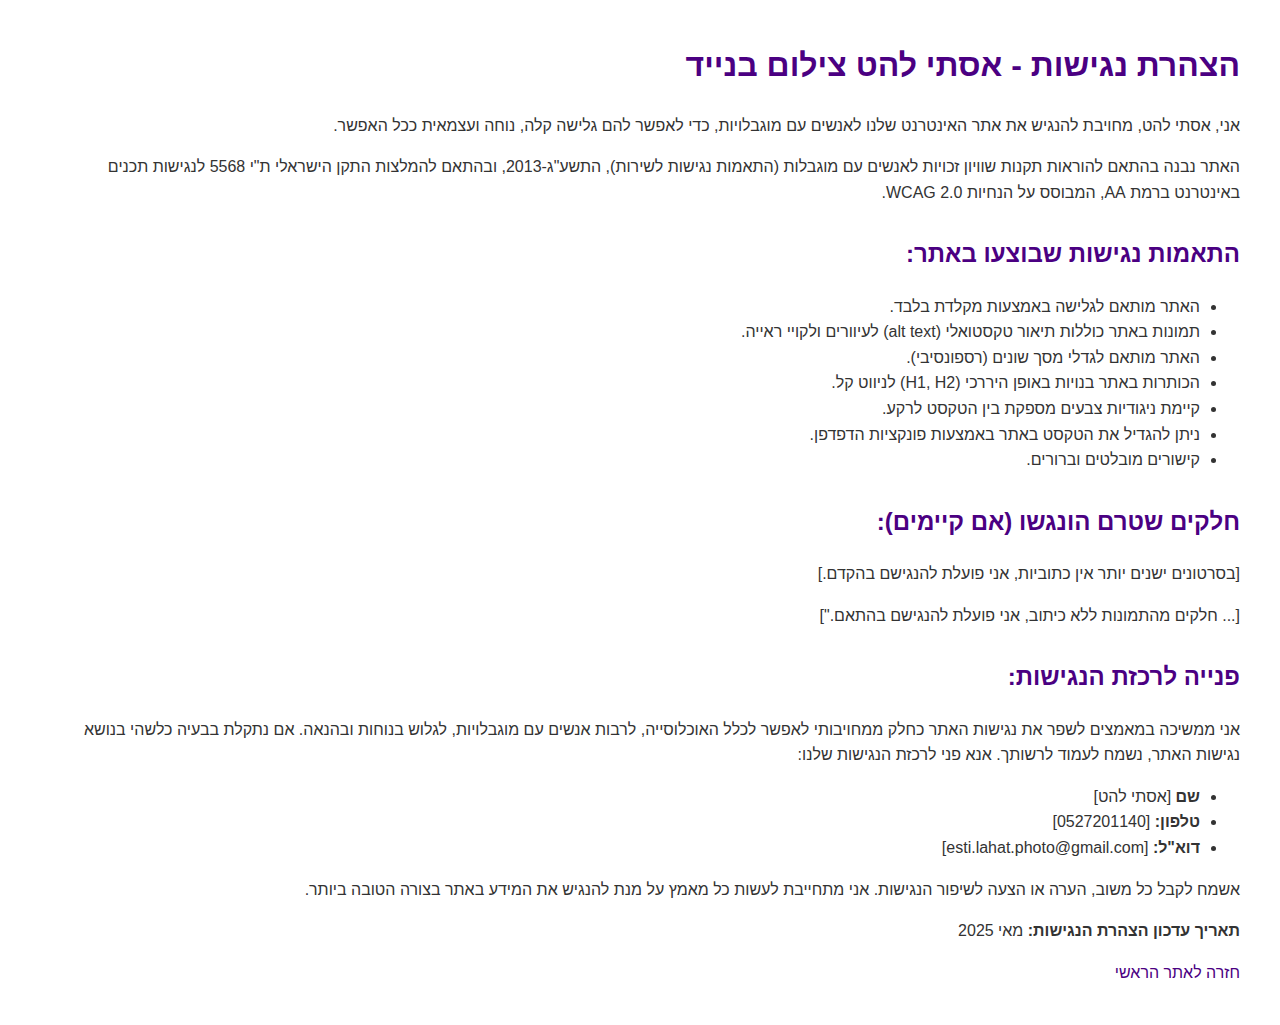
<file: accessibility.html>
<!DOCTYPE html>
<html lang="he">
<head>
    <meta charset="UTF-8">
    <meta name="viewport" content="width=device-width, initial-scale=1.0">
    <title>הצהרת נגישות</title>
    <style>
        body { font-family: Arial, sans-serif; direction: rtl; text-align: right; margin: 40px; line-height: 1.6; color: #333; }
        h1 { color: #4B0082; }
        h2 { color: #4B0082; margin-top: 30px; }
        a { color: #4B0082; text-decoration: none; }
        a:hover { text-decoration: underline; }
    </style>
</head>
<body>
    <h1>הצהרת נגישות - אסתי להט צילום בנייד</h1>

    <p>אני, אסתי להט, מחויבת להנגיש את אתר האינטרנט שלנו לאנשים עם מוגבלויות, כדי לאפשר להם גלישה קלה, נוחה ועצמאית ככל האפשר.</p>
    <p>האתר נבנה בהתאם להוראות תקנות שוויון זכויות לאנשים עם מוגבלות (התאמות נגישות לשירות), התשע"ג-2013, ובהתאם להמלצות התקן הישראלי ת"י 5568 לנגישות תכנים באינטרנט ברמת AA, המבוסס על הנחיות WCAG 2.0.</p>

    <h2>התאמות נגישות שבוצעו באתר:</h2>
    <ul>
        <li>האתר מותאם לגלישה באמצעות מקלדת בלבד.</li>
        <li>תמונות באתר כוללות תיאור טקסטואלי (alt text) לעיוורים ולקויי ראייה.</li>
        <li>האתר מותאם לגדלי מסך שונים (רספונסיבי).</li>
        <li>הכותרות באתר בנויות באופן היררכי (H1, H2) לניווט קל.</li>
        <li>קיימת ניגודיות צבעים מספקת בין הטקסט לרקע.</li>
        <li>ניתן להגדיל את הטקסט באתר באמצעות פונקציות הדפדפן.</li>
        <li>קישורים מובלטים וברורים.</li>
    </ul>

    <h2>חלקים שטרם הונגשו (אם קיימים):</h2>
    <p> [בסרטונים ישנים יותר אין כתוביות, אני פועלת להנגישם בהקדם.]</p>
    <p>[... חלקים מהתמונות ללא כיתוב, אני פועלת להנגישם בהתאם."]</p>

    <h2>פנייה לרכזת הנגישות:</h2>
    <p>אני ממשיכה במאמצים לשפר את נגישות האתר כחלק ממחויבותי לאפשר לכלל האוכלוסייה, לרבות אנשים עם מוגבלויות, לגלוש בנוחות ובהנאה. אם נתקלת בבעיה כלשהי בנושא נגישות האתר, נשמח לעמוד לרשותך. אנא פני לרכזת הנגישות שלנו:</p>
    <ul>
        <li><strong>שם</strong> [אסתי להט]</li>
        <li><strong>טלפון:</strong> [0527201140]</li>
        <li><strong>דוא"ל:</strong> [esti.lahat.photo@gmail.com]</li>
    </ul>

    <p>אשמח לקבל כל משוב, הערה או הצעה לשיפור הנגישות. אני מתחייבת לעשות כל מאמץ על מנת להנגיש את המידע באתר בצורה הטובה ביותר.</p>

    <p><strong>תאריך עדכון הצהרת הנגישות:</strong> מאי 2025</p>

    <p><a href="index.html">חזרה לאתר הראשי</a></p>
</body>
</html>
</file>
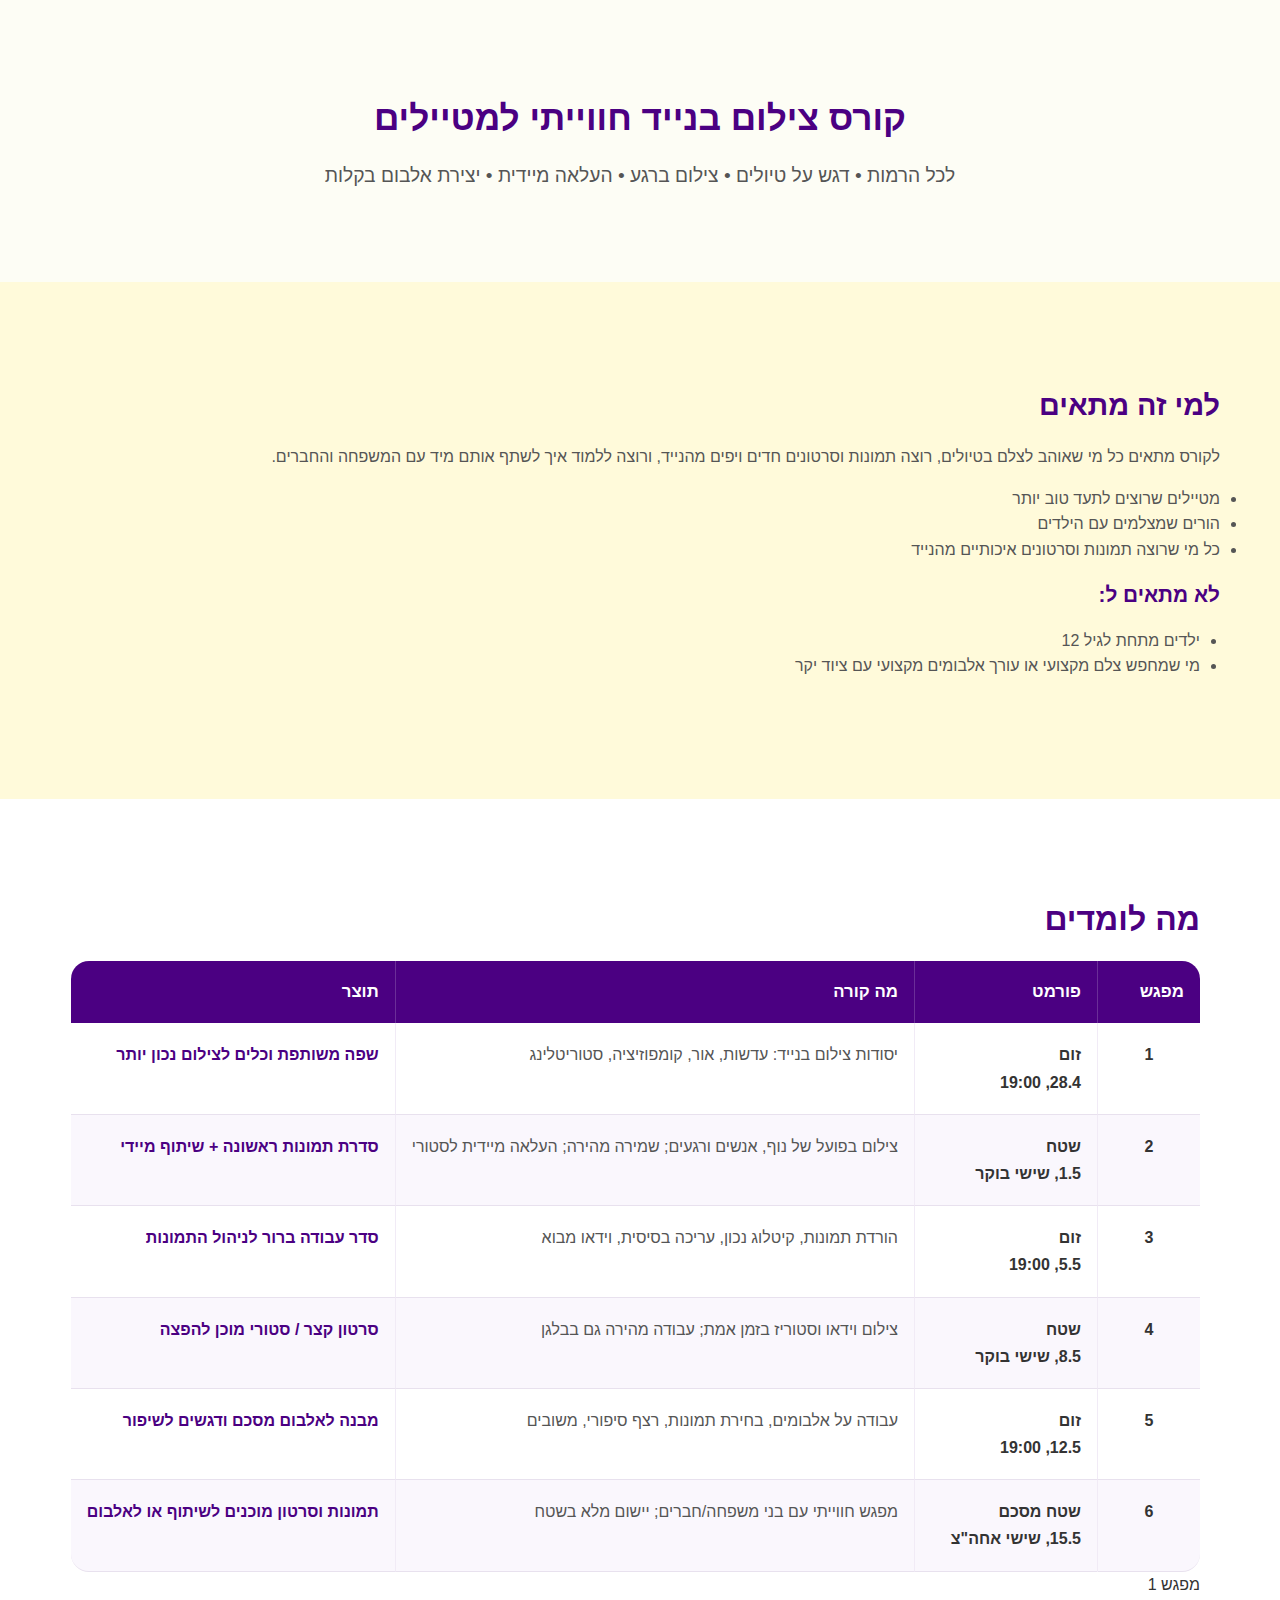
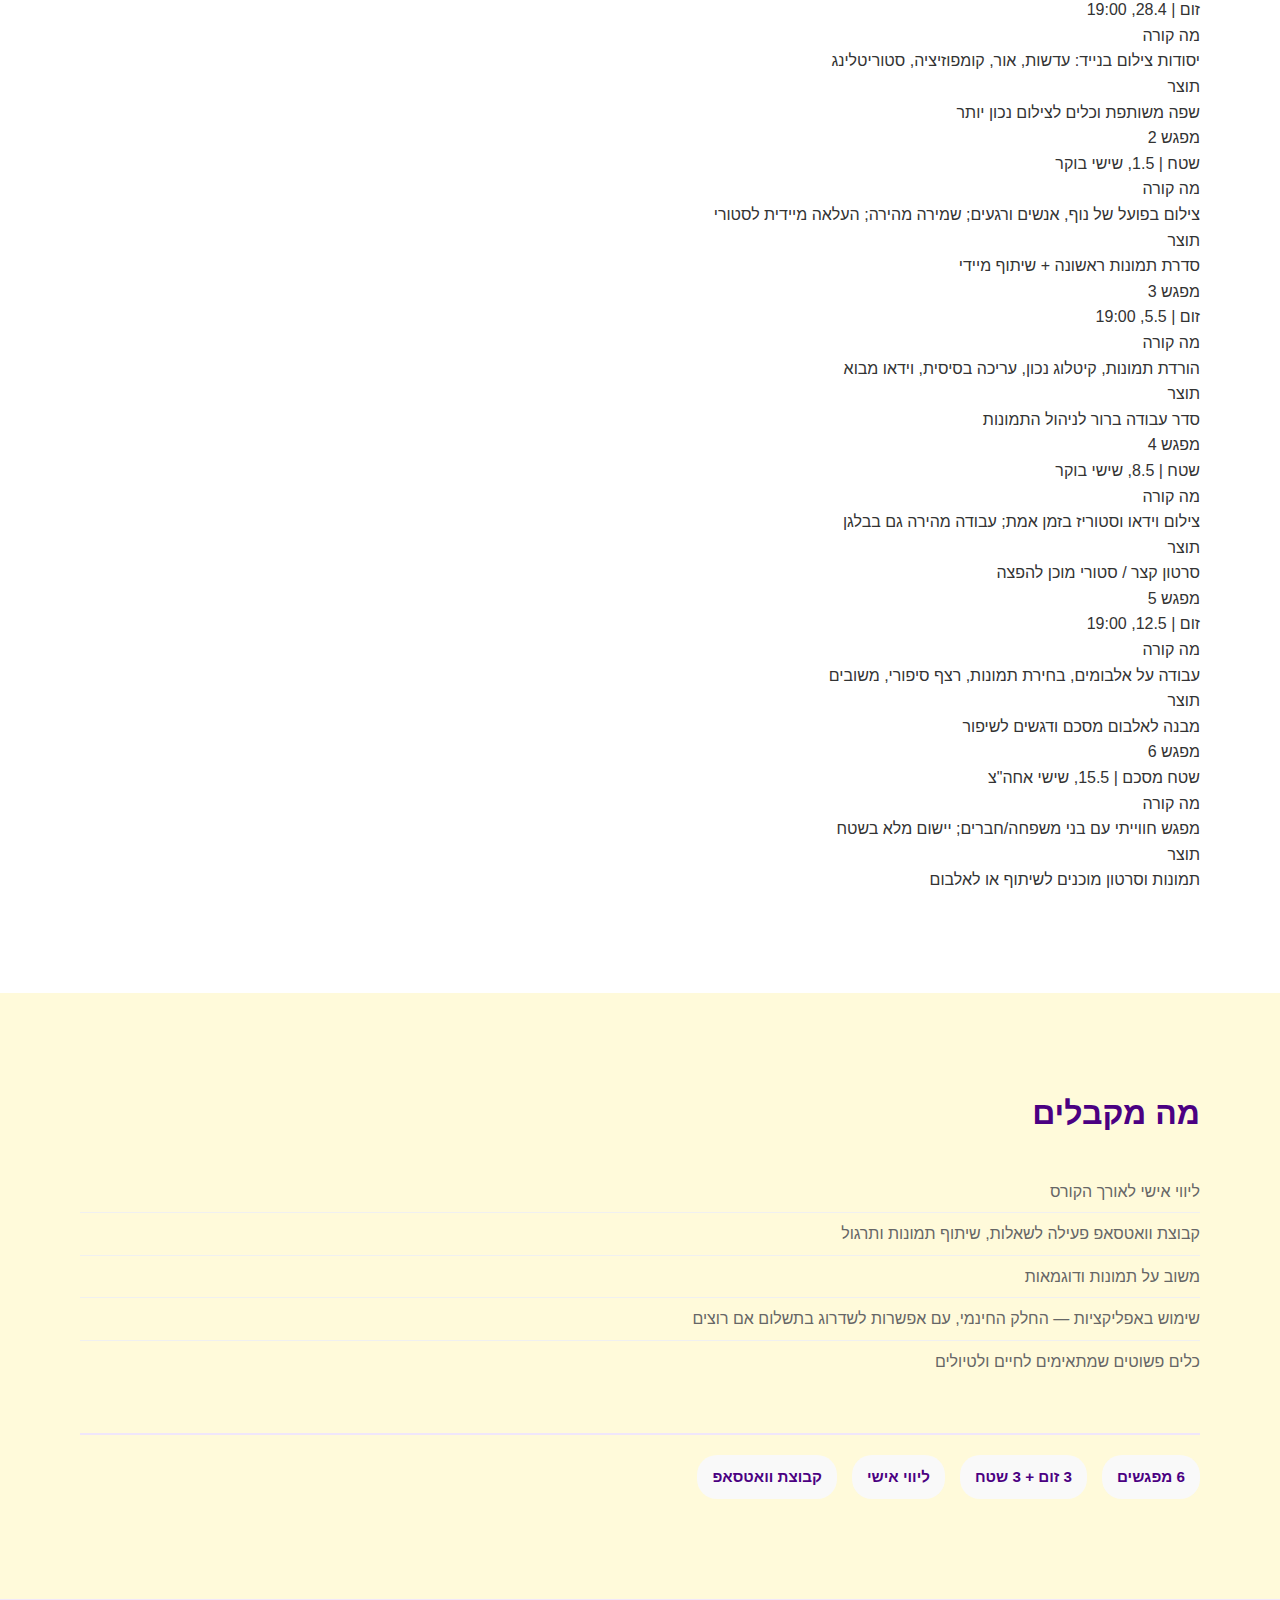
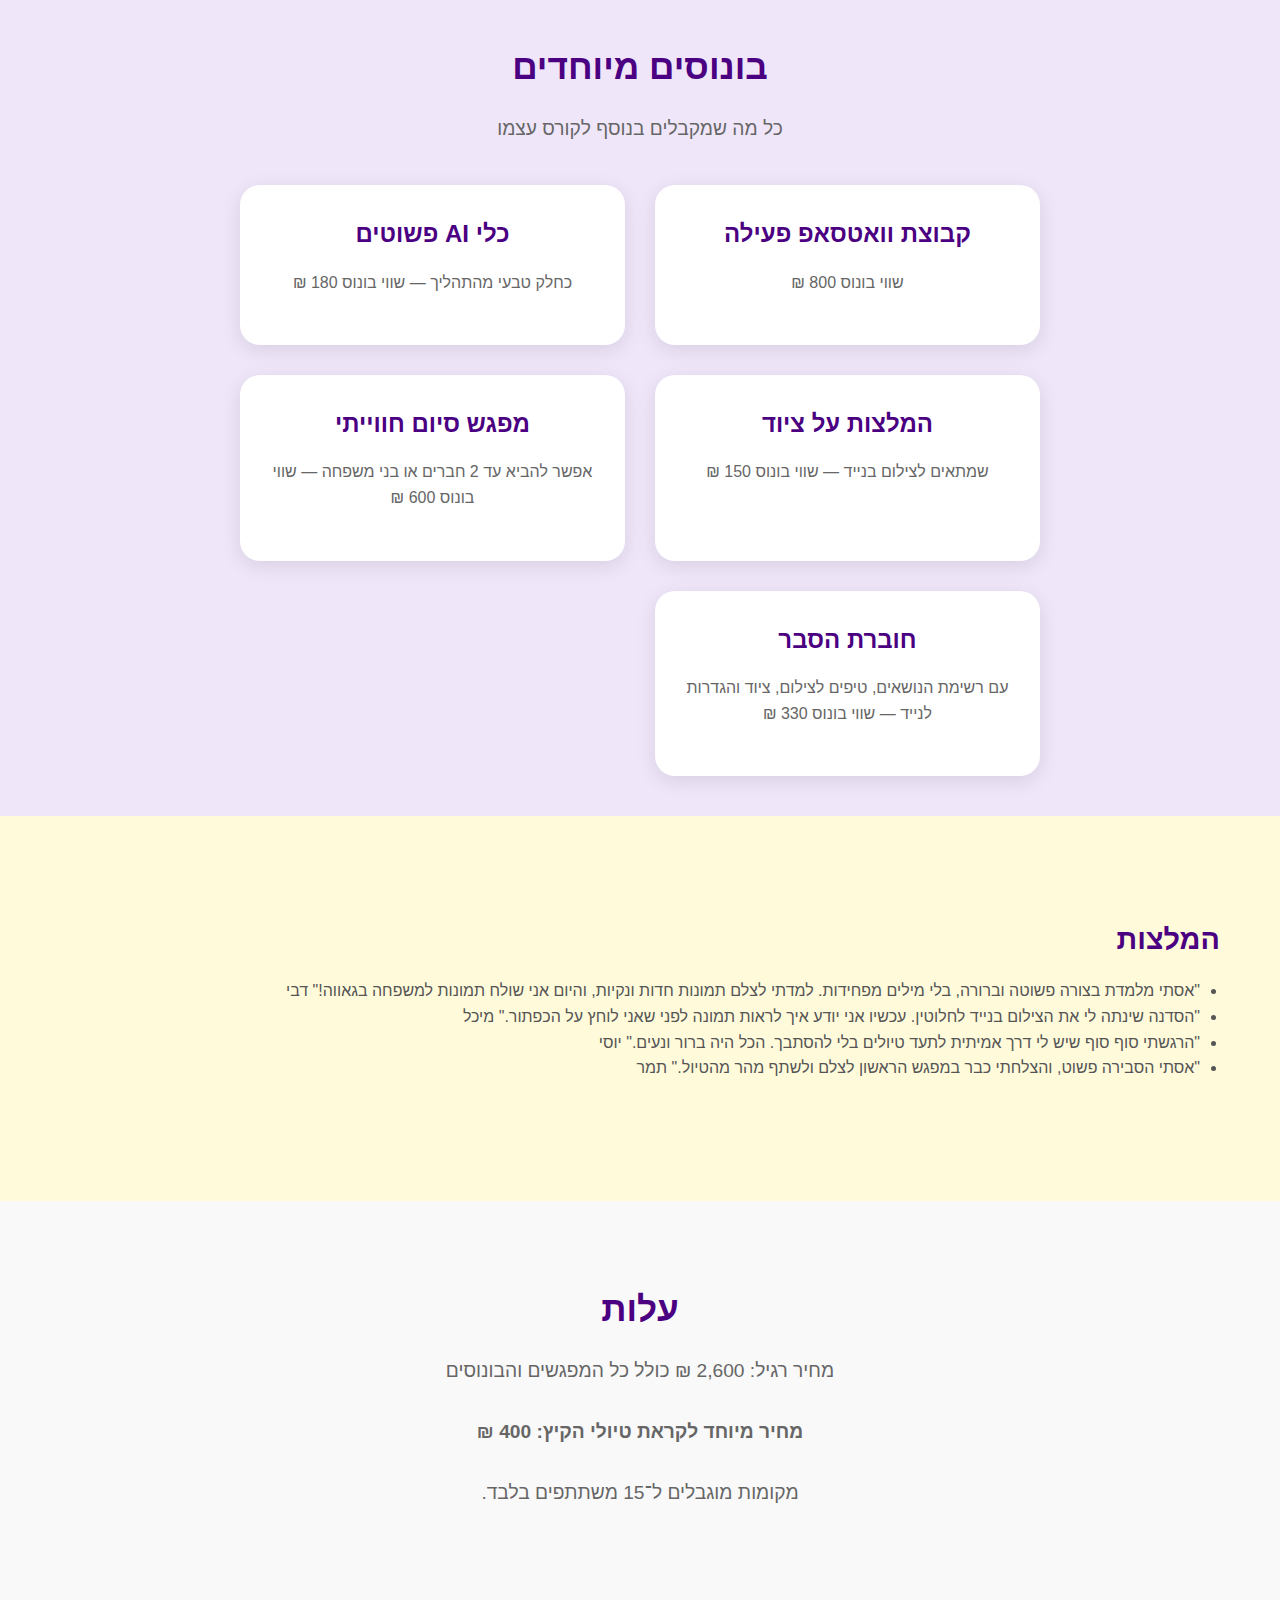
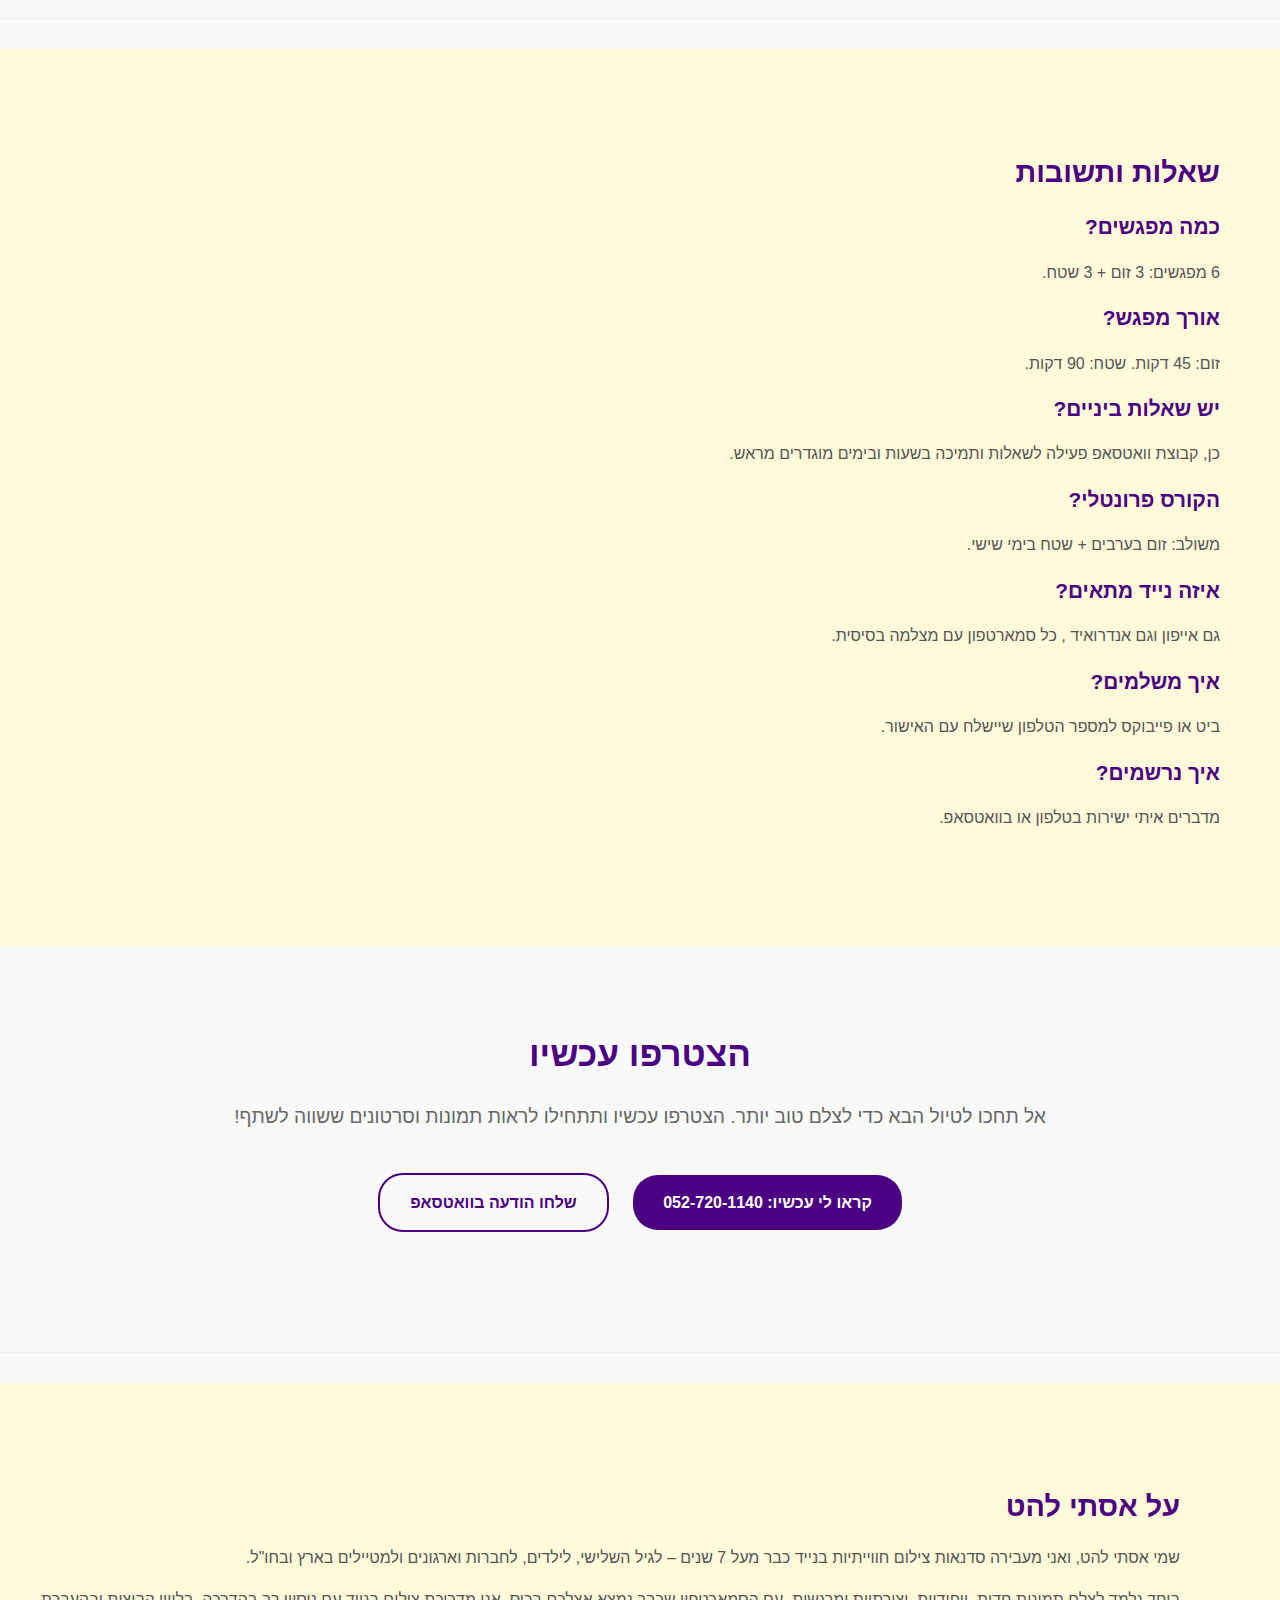
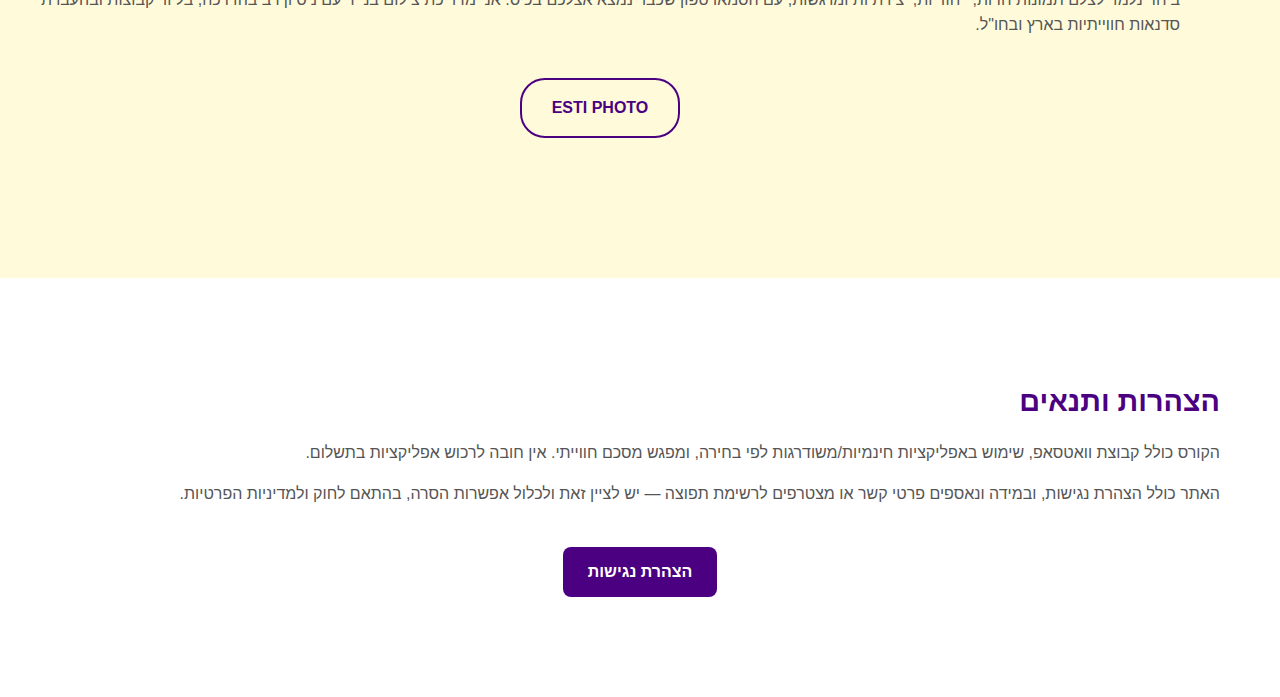
<file: travel-photography-course.html>
<!DOCTYPE html>
<html lang="he" dir="rtl">
<head>
  <meta charset="UTF-8">
  <meta name="viewport" content="width=device-width, initial-scale=1.0">
  <title>קורס צילום בנייד חווייתי למטיילים | אסתי להט</title>
  <link rel="stylesheet" href="style.css">
</head>
<body>

  <section class="page-hero">
    <div class="section-container">
      <h1>קורס צילום בנייד חווייתי למטיילים</h1>
      <p>לכל הרמות • דגש על טיולים • צילום ברגע • העלאה מיידית • יצירת אלבום בקלות</p>
    </div>
  </section>

  <section class="content-section">
    <div class="section-container">
      <h2>למי זה מתאים</h2>
      <p>
        לקורס מתאים כל מי שאוהב לצלם בטיולים, רוצה תמונות וסרטונים חדים ויפים מהנייד,
        ורוצה ללמוד איך לשתף אותם מיד עם המשפחה והחברים.
        <li>מטיילים שרוצים לתעד טוב יותר</li>
        <li>הורים שמצלמים עם הילדים</li>
        <li>כל מי שרוצה תמונות וסרטונים איכותיים מהנייד</li>
      </p>

     

      <h3>לא מתאים ל:</h3>
      <ul>
        <li>ילדים מתחת לגיל 12</li>
        <li>מי שמחפש צלם מקצועי או עורך אלבומים מקצועי עם ציוד יקר</li>
      </ul>
    </div>
  </section>




<section class="workshop-section">
  <div class="section-container">
    <div class="workshop-content right-images">
      <div class="workshop-text">

        <h2>מה לומדים</h2>

        <div class="learn-table-section">

          <!-- דסקטופ: טבלה -->
          <div class="learn-table-desktop">
            <table class="learn-table">
              <thead>
                <tr>
                  <th>מפגש</th>
                  <th>פורמט</th>
                  <th>מה קורה</th>
                  <th>תוצר</th>
                </tr>
              </thead>
              <tbody>
                <tr>
                  <td class="col-meeting">1</td>
                  <td class="col-format">זום<br>28.4, 19:00</td>
                  <td class="col-topic">יסודות צילום בנייד: עדשות, אור, קומפוזיציה, סטוריטלינג</td>
                  <td class="col-result">שפה משותפת וכלים לצילום נכון יותר</td>
                </tr>
                <tr>
                  <td class="col-meeting">2</td>
                  <td class="col-format">שטח<br>1.5, שישי בוקר</td>
                  <td class="col-topic">צילום בפועל של נוף, אנשים ורגעים; שמירה מהירה; העלאה מיידית לסטורי</td>
                  <td class="col-result">סדרת תמונות ראשונה + שיתוף מיידי</td>
                </tr>
                <tr>
                  <td class="col-meeting">3</td>
                  <td class="col-format">זום<br>5.5, 19:00</td>
                  <td class="col-topic">הורדת תמונות, קיטלוג נכון, עריכה בסיסית, וידאו מבוא</td>
                  <td class="col-result">סדר עבודה ברור לניהול התמונות</td>
                </tr>
                <tr>
                  <td class="col-meeting">4</td>
                  <td class="col-format">שטח<br>8.5, שישי בוקר</td>
                  <td class="col-topic">צילום וידאו וסטוריז בזמן אמת; עבודה מהירה גם בבלגן</td>
                  <td class="col-result">סרטון קצר / סטורי מוכן להפצה</td>
                </tr>
                <tr>
                  <td class="col-meeting">5</td>
                  <td class="col-format">זום<br>12.5, 19:00</td>
                  <td class="col-topic">עבודה על אלבומים, בחירת תמונות, רצף סיפורי, משובים</td>
                  <td class="col-result">מבנה לאלבום מסכם ודגשים לשיפור</td>
                </tr>
                <tr>
                  <td class="col-meeting">6</td>
                  <td class="col-format">שטח מסכם<br>15.5, שישי אחה"צ</td>
                  <td class="col-topic">מפגש חווייתי עם בני משפחה/חברים; יישום מלא בשטח</td>
                  <td class="col-result">תמונות וסרטון מוכנים לשיתוף או לאלבום</td>
                </tr>
              </tbody>
            </table>
          </div>

          <!-- מובייל: כרטיסים -->
          <div class="learn-cards-mobile">

            <div class="learn-card">
              <div class="learn-card-header">
                <div class="learn-card-number">מפגש 1</div>
                <div class="learn-card-format">זום | 28.4, 19:00</div>
              </div>
              <div class="learn-card-row">
                <span class="learn-card-label">מה קורה</span>
                <div class="learn-card-value">יסודות צילום בנייד: עדשות, אור, קומפוזיציה, סטוריטלינג</div>
              </div>
              <div class="learn-card-row result">
                <span class="learn-card-label">תוצר</span>
                <div class="learn-card-value">שפה משותפת וכלים לצילום נכון יותר</div>
              </div>
            </div>

            <div class="learn-card">
              <div class="learn-card-header">
                <div class="learn-card-number">מפגש 2</div>
                <div class="learn-card-format">שטח | 1.5, שישי בוקר</div>
              </div>
              <div class="learn-card-row">
                <span class="learn-card-label">מה קורה</span>
                <div class="learn-card-value">צילום בפועל של נוף, אנשים ורגעים; שמירה מהירה; העלאה מיידית לסטורי</div>
              </div>
              <div class="learn-card-row result">
                <span class="learn-card-label">תוצר</span>
                <div class="learn-card-value">סדרת תמונות ראשונה + שיתוף מיידי</div>
              </div>
            </div>

            <div class="learn-card">
              <div class="learn-card-header">
                <div class="learn-card-number">מפגש 3</div>
                <div class="learn-card-format">זום | 5.5, 19:00</div>
              </div>
              <div class="learn-card-row">
                <span class="learn-card-label">מה קורה</span>
                <div class="learn-card-value">הורדת תמונות, קיטלוג נכון, עריכה בסיסית, וידאו מבוא</div>
              </div>
              <div class="learn-card-row result">
                <span class="learn-card-label">תוצר</span>
                <div class="learn-card-value">סדר עבודה ברור לניהול התמונות</div>
              </div>
            </div>

            <div class="learn-card">
              <div class="learn-card-header">
                <div class="learn-card-number">מפגש 4</div>
                <div class="learn-card-format">שטח | 8.5, שישי בוקר</div>
              </div>
              <div class="learn-card-row">
                <span class="learn-card-label">מה קורה</span>
                <div class="learn-card-value">צילום וידאו וסטוריז בזמן אמת; עבודה מהירה גם בבלגן</div>
              </div>
              <div class="learn-card-row result">
                <span class="learn-card-label">תוצר</span>
                <div class="learn-card-value">סרטון קצר / סטורי מוכן להפצה</div>
              </div>
            </div>

            <div class="learn-card">
              <div class="learn-card-header">
                <div class="learn-card-number">מפגש 5</div>
                <div class="learn-card-format">זום | 12.5, 19:00</div>
              </div>
              <div class="learn-card-row">
                <span class="learn-card-label">מה קורה</span>
                <div class="learn-card-value">עבודה על אלבומים, בחירת תמונות, רצף סיפורי, משובים</div>
              </div>
              <div class="learn-card-row result">
                <span class="learn-card-label">תוצר</span>
                <div class="learn-card-value">מבנה לאלבום מסכם ודגשים לשיפור</div>
              </div>
            </div>

            <div class="learn-card">
              <div class="learn-card-header">
                <div class="learn-card-number">מפגש 6</div>
                <div class="learn-card-format">שטח מסכם | 15.5, שישי אחה"צ</div>
              </div>
              <div class="learn-card-row">
                <span class="learn-card-label">מה קורה</span>
                <div class="learn-card-value">מפגש חווייתי עם בני משפחה/חברים; יישום מלא בשטח</div>
              </div>
              <div class="learn-card-row result">
                <span class="learn-card-label">תוצר</span>
                <div class="learn-card-value">תמונות וסרטון מוכנים לשיתוף או לאלבום</div>
              </div>
            </div>

          </div>

        </div>

      </div>
    </div>
  </div>
</section>
  



  <section class="workshop-section alt-layout">
    <div class="section-container">
      <div class="workshop-content left-images">
        <div class="workshop-text">
          <h2>מה מקבלים</h2>
          <ul>
            <li>ליווי אישי לאורך הקורס</li>
            <li>קבוצת וואטסאפ פעילה לשאלות, שיתוף תמונות ותרגול</li>
            <li>משוב על תמונות ודוגמאות</li>
            <li>שימוש באפליקציות — החלק החינמי, עם אפשרות לשדרוג בתשלום אם רוצים</li>
            <li>כלים פשוטים שמתאימים לחיים ולטיולים</li>
          </ul>

          <div class="workshop-details">
            <div class="detail-item">6 מפגשים</div>
            <div class="detail-item">3 זום + 3 שטח</div>
            <div class="detail-item">ליווי אישי</div>
            <div class="detail-item">קבוצת וואטסאפ</div>
          </div>
        </div>
      </div>
    </div>
  </section>

  <section class="zoom-section">
    <div class="section-container">
      <div class="zoom-header">
        <h2>בונוסים מיוחדים</h2>
        <p>כל מה שמקבלים בנוסף לקורס עצמו</p>
      </div>

      <div class="zoom-options">
        <div class="zoom-card">
          <h3>קבוצת וואטסאפ פעילה</h3>
          <p>שווי בונוס 800 ₪</p>
        </div>

        <div class="zoom-card">
          <h3>כלי AI פשוטים</h3>
          <p>כחלק טבעי מהתהליך — שווי בונוס 180 ₪</p>
        </div>

        <div class="zoom-card">
          <h3>המלצות על ציוד</h3>
          <p>שמתאים לצילום בנייד — שווי בונוס 150 ₪</p>
        </div>

        <div class="zoom-card">
          <h3>מפגש סיום חווייתי</h3>
          <p>אפשר להביא עד 2 חברים או בני משפחה — שווי בונוס 600 ₪</p>
        </div>

        <div class="zoom-card">
          <h3>חוברת הסבר</h3>
          <p>עם רשימת הנושאים, טיפים לצילום, ציוד והגדרות לנייד — שווי בונוס 330 ₪</p>
        </div>
      </div>
    </div>
  </section>

  <section class="content-section">
    <div class="section-container">
      <h2>המלצות</h2>
      <ul>
        <li>"אסתי מלמדת בצורה פשוטה וברורה, בלי מילים מפחידות. למדתי לצלם תמונות חדות ונקיות, והיום אני שולח תמונות למשפחה בגאווה!" דבי</li>
        <li>"הסדנה שינתה לי את הצילום בנייד לחלוטין. עכשיו אני יודע איך לראות תמונה לפני שאני לוחץ על הכפתור." מיכל </li>
        <li>"הרגשתי סוף סוף שיש לי דרך אמיתית לתעד טיולים בלי להסתבך. הכל היה ברור ונעים." יוסי </li>
        <li>"אסתי הסבירה פשוט, והצלחתי כבר במפגש הראשון לצלם ולשתף מהר מהטיול." תמר </li>
      </ul>
    </div>
  </section>

  <section class="cta-section">
    <div class="section-container">
      <h2>עלות</h2>
      <p>מחיר רגיל: 2,600 ₪ כולל כל המפגשים והבונוסים</p>
      <p><strong>מחיר מיוחד לקראת טיולי הקיץ: 400 ₪</strong></p>
      <p>מקומות מוגבלים ל־15 משתתפים בלבד.</p>
    </div>
  </section>

  <section class="content-section">
    <div class="section-container">
      <h2>שאלות ותשובות</h2>

      <h3>כמה מפגשים?</h3>
      <p>6 מפגשים: 3 זום + 3 שטח.</p>

      <h3>אורך מפגש?</h3>
      <p>זום: 45 דקות. שטח: 90 דקות.</p>

      <h3>יש שאלות ביניים?</h3>
      <p>כן, קבוצת וואטסאפ פעילה לשאלות ותמיכה בשעות ובימים מוגדרים מראש.</p>

      <h3>הקורס פרונטלי?</h3>
      <p>משולב: זום בערבים + שטח בימי שישי.</p>

      <h3>איזה נייד מתאים?</h3>
      <p>גם אייפון וגם אנדרואיד , כל סמארטפון עם מצלמה בסיסית.</p>

      <h3>איך משלמים?</h3>
      <p>ביט או פייבוקס למספר הטלפון שיישלח עם האישור.</p>

      <h3>איך נרשמים?</h3>
      <p>מדברים איתי ישירות בטלפון או בוואטסאפ.</p>
    </div>
  </section>

  <section class="cta-section">
    <div class="section-container">
      <h2>הצטרפו עכשיו</h2>
      <p>אל תחכו לטיול הבא כדי לצלם טוב יותר. הצטרפו עכשיו ותתחילו לראות תמונות וסרטונים ששווה לשתף!</p>

      <div class="navigation-buttons">
        <a href="tel:0527201140" class="nav-button primary">קראו לי עכשיו: 052-720-1140</a>
        <a href="https://wa.me/972527201140" class="nav-button secondary" target="_blank" rel="noopener noreferrer">שלחו הודעה בוואטסאפ</a>
      </div>
    </div>
  </section>

  <section class="about-section">
    <div class="section-container">
      <div class="about-text-column">
        <h2>על אסתי להט</h2>
        <p>
          שמי אסתי להט, ואני מעבירה סדנאות צילום חווייתיות בנייד כבר מעל 7 שנים – לגיל השלישי,
          לילדים, לחברות וארגונים ולמטיילים בארץ ובחו"ל.
        </p>
        <p>
          ביחד נלמד לצלם תמונות חדות, ייחודיות, יצירתיות ומרגשות, עם הסמארטפון שכבר נמצא אצלכם בכיס.
          אני מדריכת צילום בנייד עם ניסיון רב בהדרכה, בליווי קבוצות ובהעברת סדנאות חווייתיות בארץ ובחו"ל.
        </p>

        <div class="navigation-buttons">
          <a href="https://estiphoto.com" class="nav-button secondary" target="_blank" rel="noopener noreferrer">ESTI PHOTO</a>
        </div>
      </div>
    </div>
  </section>

  <footer class="footer-section">
    <div class="section-container">
      <h2>הצהרות ותנאים</h2>
      <p>
        הקורס כולל קבוצת וואטסאפ, שימוש באפליקציות חינמיות/משודרגות לפי בחירה, ומפגש מסכם חווייתי.
        אין חובה לרכוש אפליקציות בתשלום.
      </p>
      <p>
        האתר כולל הצהרת נגישות, ובמידה ונאספים פרטי קשר או מצטרפים לרשימת תפוצה —
        יש לציין זאת ולכלול אפשרות הסרה, בהתאם לחוק ולמדיניות הפרטיות.
      </p>

      <div class="accessibility-section">
        <a href="#" class="accessibility-button">הצהרת נגישות</a>
      </div>
    </div>
  </footer>

</body>
</html>
</file>
<file: style.css>
/* =====================================
   1. הגדרות בסיסיות כלליות
   ===================================== */

body {
  font-family: Arial, sans-serif;
  direction: rtl;
  text-align: right;
  margin: 0;
  background-color: #f9f9f9;
  line-height: 1.6;
  color: #333;
}

h1, h2, h3 {
  color: #4B0082;
  margin-top: 0;
}

h1 {
  font-size: 2.2em;
  margin-bottom: 10px;
}

h2 {
  font-size: 1.8em;
  margin-bottom: 15px;
}

h3 {
  font-size: 1.3em;
  margin-bottom: 10px;
}

p, li {
  color: #555;
}

ul {
  padding-right: 20px;
  margin-bottom: 20px;
}

/* =====================================
   2. ניווט עליון
   ===================================== */

.main-navigation {
  background-color: #4B0082;
  padding: 15px 0;
  position: sticky;
  top: 0;
  z-index: 100;
  box-shadow: 0 2px 10px rgba(0,0,0,0.1);
}

.nav-container {
  max-width: 1200px;
  margin: 0 auto;
  padding: 0 20px;
}

.nav-links {
  display: flex;
  justify-content: center;
  gap: 20px;
  flex-wrap: wrap;
}

.nav-link {
  color: white;
  text-decoration: none;
  font-size: 1.1em;
  font-weight: bold;
  padding: 10px 20px;
  border-radius: 25px;
  transition: all 0.3s ease;
}

.nav-link:hover,
.nav-link.active {
  background-color: rgba(255,255,255,0.2);
  color: #fff;
}

.nav-link:focus {
  outline: 2px solid white;
  outline-offset: 2px;
}

/* =====================================
   3. קונטיינרים כלליים
   ===================================== */

.section-container {
  max-width: 1200px;
  margin: 0 auto;
  padding: 40px 20px;
  box-sizing: border-box;
}

/* =====================================
   4. לוגו עליון (לדפי משנה)
   ===================================== */

.top-logo-section {
  background-color: #fdfdf5;
  text-align: center;
  padding: 30px 20px 20px;
}

.top-logo-section .logo-small {
  max-width: 80px;
  height: auto;
}

/* =====================================
   5. חלק עליון (Header Section)
   ===================================== */

.header-section {
  background-color: #fdfdf5;
  text-align: center;
  padding-top: 60px;
  padding-bottom: 60px;
}

.header-logo-title {
  display: flex;
  flex-direction: column;
  align-items: center;
  justify-content: center;
  gap: 15px;
  margin-bottom: 15px;
}

.logo-small {
  max-width: 100px;
  height: auto;
}

.opening-text {
  font-size: 1.2em;
  line-height: 1.8;
  max-width: 700px;
  margin: 0 auto;
}

/* =====================================
   6. דף צור קשר
   ===================================== */

.contact-hero {
  background-color: #fdfdf5;
  text-align: center;
  padding: 40px 20px;
  display: flex;
  flex-direction: column;
  align-items: center;
  gap: 20px;
}

.contact-hero h1 {
  margin-bottom: 0;
}

.contact-hero p {
  font-size: 1.2em;
  max-width: 600px;
  margin: 0;
}

.contact-content-section {
  background-color: #fffada;
  display: flex;
  gap: 40px;
  align-items: flex-start;
  padding: 60px 20px;
}

.contact-image-column {
  flex: 1;
  max-width: 400px;
}

.contact-details-column {
  flex: 1.5;
  min-width: 300px;
}

.contact-image-container {
  position: relative;
  border-radius: 20px;
  overflow: hidden;
  box-shadow: 0 5px 20px rgba(0, 0, 0, 0.1);
  max-width: 350px;
  width: 100%;
}

.contact-image-container img {
  max-width: 100%;
  height: auto;
  display: block;
  object-fit: cover;
}

.hours-list {
  list-style: none;
  padding-right: 0;
}

.hours-list li {
  padding: 5px 0;
  border-bottom: 1px solid #e0e0e0;
}

.hours-list li:last-child {
  border-bottom: none;
}

/* =====================================
   7. דפי סדנאות וגלריה
   ===================================== */

.page-hero {
  background-color: #fdfdf5;
  text-align: center;
  padding: 50px 20px;
}

.page-hero h1 {
  margin-bottom: 15px;
}

.page-hero p {
  font-size: 1.2em;
  max-width: 700px;
  margin: 0 auto;
}

.content-section {
  background-color: #fffada;
  padding: 60px 20px;
}

.workshops-grid {
  display: grid;
  grid-template-columns: repeat(auto-fit, minmax(300px, 1fr));
  gap: 30px;
  margin-top: 40px;
}

.workshop-card {
  background-color: white;
  padding: 30px;
  border-radius: 15px;
  box-shadow: 0 5px 20px rgba(0, 0, 0, 0.1);
  transition: transform 0.3s ease;
}

.workshop-card:hover {
  transform: translateY(-5px);
}

.workshop-card h3 {
  color: #4B0082;
  margin-bottom: 15px;
}

.workshop-card ul {
  color: #666;
}

.gallery-grid {
  display: grid;
  grid-template-columns: repeat(auto-fit, minmax(250px, 1fr));
  gap: 20px;
  margin-top: 40px;
}

.gallery-item {
  aspect-ratio: 1;
  background-color: #f0f0f0;
  border-radius: 15px;
  display: flex;
  align-items: center;
  justify-content: center;
  color: #666;
  font-size: 1.1em;
  transition: background-color 0.3s ease;
}

.gallery-item:hover {
  background-color: #e6e6e6;
}

/* =====================================
   8. חלק אמצעי (About Section)
   ===================================== */

.about-section {
  background-color: #fffada;
  display: flex;
  flex-direction: column;
  align-items: center;
  gap: 40px;
  padding-top: 60px;
  padding-bottom: 60px;
}

.about-image-column, .about-text-column {
  flex: 1;
  width: 100%;
}

.about-image-column {
  order: -1;
  display: flex;
  justify-content: center;
  padding-left: 20px;
  padding-right: 20px;
}

.about-image-container {
  max-width: 500px;
  width: 100%;
  position: relative;
  border-radius: 20px;
  overflow: hidden;
  box-shadow: 0 5px 20px rgba(0, 0, 0, 0.1);
}

.about-image-container img {
  width: 100%;
  height: auto;
  display: block;
}

/* =====================================
   9. תווית ניסיון
   ===================================== */

.experience-label {
  position: absolute;
  bottom: 20px;
  left: 20px;
  background-color: #4B0082;
  color: white;
  font-size: 1.2em;
  padding: 15px 25px;
  border-radius: 15px;
  box-shadow: 0 4px 15px rgba(0, 0, 0, 0.08);
  font-weight: bold;
  white-space: nowrap;
  display: flex;
  align-items: center;
  justify-content: center;
}

/* =====================================
   10. ריבועי נתונים
   ===================================== */

.stats-container {
  display: flex;
  justify-content: flex-start;
  gap: 20px;
  margin-top: 30px;
  margin-bottom: 30px;
  flex-wrap: wrap;
}

.stat-box {
  background-color: #f0e6fa;
  color: #4B0082;
  padding: 15px 25px;
  border-radius: 15px;
  text-align: center;
  flex: 0 0 auto;
  min-width: 130px;
  max-width: 180px;
  box-shadow: 0 4px 15px rgba(0, 0, 0, 0.08);
  font-weight: bold;
  display: flex;
  flex-direction: column;
  justify-content: center;
  align-items: center;
}

.stat-number {
  font-size: 2.2em;
  margin-bottom: 5px;
}

.stat-description {
  font-size: 0.9em;
  color: #666;
}

/* =====================================
   11. חלק תחתון (Footer Section)
   ===================================== */

.footer-section {
  background-color: #ffffff;
  padding-top: 60px;
  padding-bottom: 60px;
}

/* =====================================
   12. קטע יצירת קשר
   ===================================== */

.contact {
  margin-top: 30px;
  padding-top: 20px;
  border-top: 1px solid #eee;
}

.contact h2 {
  margin-top: 0;
}

.contact-item {
  display: flex;
  align-items: center;
  gap: 10px;
  margin: 12px 0;
  font-size: 1.1em;
  color: #333;
  flex-wrap: wrap;
}

.contact-item a {
  text-decoration: none;
  color: #333;
  transition: color 0.3s ease;
}

.contact-item a:hover {
  color: #4B0082;
}

.contact-item i {
  color: #4B0082;
  font-size: 1.5em;
}

/* =====================================
   13. כפתורי ניווט
   ===================================== */

.navigation-buttons {
  text-align: center;
  margin: 40px 0;
}

.nav-button {
  display: inline-block;
  padding: 15px 30px;
  border-radius: 25px;
  text-decoration: none;
  font-weight: bold;
  transition: all 0.3s ease;
  margin: 0 10px;
}

.nav-button.primary {
  background-color: #4B0082;
  color: white;
}

.nav-button.primary:hover {
  background-color: #6a2a9e;
  transform: translateY(-2px);
}

/* =====================================
   14. כפתור נגישות
   ===================================== */

.accessibility-section {
  text-align: center;
  margin-top: 40px;
}

.accessibility-button {
  display: inline-block;
  background-color: #4B0082;
  color: white;
  padding: 12px 25px;
  border-radius: 8px;
  text-decoration: none;
  font-weight: bold;
  transition: background-color 0.3s ease;
}

.accessibility-button:hover {
  background-color: #6a2a9e;
}

.accessibility-button:focus {
  outline: 2px solid #4B0082;
  outline-offset: 3px;
}

/* =====================================
   15. מדיה קוואריז - דסקטופ (מעל 768px)
   ===================================== */

@media (min-width: 768px) {
  .header-logo-title {
    flex-direction: row;
  }

  .about-section {
    flex-direction: row;
    align-items: flex-start;
  }

  .about-image-column {
    order: 0;
    padding-left: 40px;
  }

  .about-text-column {
    padding-right: 40px;
  }

  .contact-hero {
    flex-direction: row;
    justify-content: center;
    align-items: center;
    gap: 30px;
  }

  .contact-hero .logo-small {
    max-width: 80px;
  }

  .contact-hero div {
    text-align: right;
  }
}

/* =====================================
   16. מדיא קוואריז - טאבלט (עד 768px)
   ===================================== */

@media (max-width: 768px) {
  .contact-content-section {
    flex-direction: column;
  }

  .contact-image-column {
    max-width: 100%;
    display: flex;
    justify-content: center;
  }

  .nav-links {
    gap: 10px;
  }

  .nav-link {
    padding: 8px 15px;
    font-size: 1em;
  }
}

/* =====================================
   17. מדיא קוואריז - מובייל (עד 600px)
   ===================================== */

@media (max-width: 600px) {
  .section-container {
    padding: 30px 15px;
  }

  h1 {
    font-size: 1.8em;
  }

  h2 {
    font-size: 1.5em;
  }

  .opening-text {
    font-size: 1em;
  }

  .logo-small {
    max-width: 80px;
  }

  .about-image-column {
    padding-left: 0;
    padding-right: 0;
  }

  .experience-label {
    font-size: 1em;
    padding: 10px 20px;
    bottom: 10px;
    left: 10px;
  }

  .stats-container {
    justify-content: center;
    gap: 15px;
  }

  .stat-box {
    flex: 1 1 45%;
    padding: 15px 20px;
    font-size: 0.9em;
  }

  .stat-number {
    font-size: 1.8em;
  }

  .contact-item {
    font-size: 1em;
  }

  .contact-item i {
    font-size: 1.3em;
  }

  .contact-hero {
    flex-direction: column;
    text-align: center;
  }

  .contact-content-section {
    padding: 40px 20px;
  }

  .workshops-grid {
    grid-template-columns: 1fr;
  }

  .gallery-grid {
    grid-template-columns: repeat(2, 1fr);
  }
}
/* =====================================
   18. עיצוב דף סדנאות
   ===================================== */

/* סדנאות - מבנה כללי */
.workshop-section {
  background-color: #ffffff;
  margin-bottom: 0;
}

.workshop-section.alt-layout {
  background-color: #fffada;
}

.workshop-content {
  display: flex;
  align-items: center;
  gap: 40px;
  padding: 40px 0;
  min-height: 400px;
}

.workshop-content.right-images {
  flex-direction: row;
}

.workshop-content.left-images {
  flex-direction: row-reverse;
}

/* טקסט הסדנה */
.workshop-text {
  flex: 1.5;
  padding: 20px;
  display: flex;
  flex-direction: column;
  justify-content: center;
}

.workshop-text h2 {
  color: #4B0082;
  font-size: 2em;
  margin-bottom: 20px;
  line-height: 1.3;
}

.workshop-text h3 {
  color: #4B0082;
  font-size: 1.4em;
  margin-top: 25px;
  margin-bottom: 15px;
}

.workshop-text p {
  font-size: 1.1em;
  line-height: 1.7;
  color: #555;
  margin-bottom: 20px;
}

.workshop-text ul {
  list-style: none;
  padding-right: 0;
  margin-bottom: 25px;
}

.workshop-text li {
  padding: 8px 0;
  color: #666;
  border-bottom: 1px solid #f0f0f0;
  font-size: 1em;
  line-height: 1.6;
}

.workshop-text li:last-child {
  border-bottom: none;
}

/* פרטי הסדנה */
.workshop-details {
  display: flex;
  flex-wrap: wrap;
  gap: 15px;
  margin-top: 25px;
  padding-top: 20px;
  border-top: 2px solid #f0e6fa;
}

.detail-item {
  display: flex;
  align-items: center;
  gap: 8px;
  background-color: #f9f9f9;
  padding: 10px 15px;
  border-radius: 20px;
  font-weight: bold;
  color: #4B0082;
  font-size: 0.95em;
}

.detail-item i {
  color: #4B0082;
  font-size: 1.1em;
}

/* תמונות הסדנאות */
.workshop-images {
  flex: 1;
  display: flex;
  justify-content: center;
  align-items: center;
  padding: 20px;
}

.workshop-single-image {
  width: 100%;
  max-width: 350px;
  height: 280px;
  object-fit: cover;
  border-radius: 15px;
  box-shadow: 0 4px 15px rgba(0, 0, 0, 0.1);
  transition: transform 0.3s ease, box-shadow 0.3s ease;
}

.workshop-single-image:hover {
  transform: translateY(-5px);
  box-shadow: 0 8px 25px rgba(0, 0, 0, 0.15);
}

/* סדנאות זום */
.zoom-section {
  background-color: #f0e6fa;
  text-align: center;
}

.zoom-header h2 {
  color: #4B0082;
  font-size: 2.2em;
  margin-bottom: 15px;
}

.zoom-header p {
  font-size: 1.2em;
  color: #666;
  margin-bottom: 40px;
  max-width: 800px;
  margin-left: auto;
  margin-right: auto;
}

.zoom-options {
  display: grid;
  grid-template-columns: repeat(auto-fit, minmax(320px, 1fr));
  gap: 30px;
  margin-top: 40px;
  max-width: 800px;
  margin-left: auto;
  margin-right: auto;
}

.zoom-card {
  background-color: white;
  padding: 30px;
  border-radius: 20px;
  box-shadow: 0 5px 20px rgba(0, 0, 0, 0.1);
  transition: transform 0.3s ease;
  text-align: center;
}

.zoom-card:hover {
  transform: translateY(-8px);
}

.zoom-icon {
  background-color: #4B0082;
  color: white;
  width: 80px;
  height: 80px;
  border-radius: 50%;
  display: flex;
  align-items: center;
  justify-content: center;
  margin: 0 auto 20px;
  font-size: 2em;
}

.zoom-card h3 {
  color: #4B0082;
  font-size: 1.5em;
  margin-bottom: 15px;
}

.zoom-card p {
  color: #666;
  margin-bottom: 20px;
  line-height: 1.6;
}

.zoom-card ul {
  list-style: none;
  padding-right: 0;
  text-align: right;
}

.zoom-card li {
  padding: 8px 0;
  color: #555;
  border-bottom: 1px solid #f0f0f0;
  font-size: 1em;
}

.zoom-card li:last-child {
  border-bottom: none;
}

/* קריאה לפעולה */
.cta-section {
  text-align: center;
  padding: 40px 0;
  border-bottom: 1px solid #eee;
  margin-bottom: 30px;
}

.cta-section h2 {
  color: #4B0082;
  font-size: 2.2em;
  margin-bottom: 15px;
}

.cta-section p {
  font-size: 1.2em;
  color: #666;
  margin-bottom: 30px;
}

.nav-button.secondary {
  background-color: transparent;
  color: #4B0082;
  border: 2px solid #4B0082;
}

.nav-button.secondary:hover {
  background-color: #4B0082;
  color: white;
}

/* =====================================
   19. מדיא קוואריז לדף סדנאות
   ===================================== */

/* טאבלט - עד 768px */
@media (max-width: 768px) {
  .workshop-content,
  .workshop-content.right-images,
  .workshop-content.left-images {
    flex-direction: column;
    gap: 30px;
    padding: 30px 0;
    min-height: auto;
  }
  
  .workshop-text {
    flex: 1;
    padding: 15px;
  }
  
  .workshop-images {
    padding: 15px;
  }
  
  .workshop-single-image {
    max-width: 100%;
    height: 250px;
  }
  
  .workshop-details {
    justify-content: center;
    gap: 10px;
  }
  
  .detail-item {
    font-size: 0.9em;
    padding: 8px 12px;
  }
  
  .zoom-options {
    grid-template-columns: 1fr;
    gap: 20px;
  }
  
  .zoom-header h2 {
    font-size: 1.9em;
  }
  
  .zoom-header p {
    font-size: 1.1em;
  }
}

/* מובייל - עד 600px */
@media (max-width: 600px) {
  .workshop-content {
    padding: 20px 0;
  }
  
  .workshop-text {
    padding: 10px;
  }
  
  .workshop-text h2 {
    font-size: 1.6em;
    margin-bottom: 15px;
  }
  
  .workshop-text h3 {
    font-size: 1.2em;
    margin-top: 20px;
  }
  
  .workshop-text p {
    font-size: 1em;
    margin-bottom: 15px;
  }
  
  .workshop-single-image {
    height: 200px;
    max-width: 100%;
  }
  
  .workshop-details {
    flex-direction: column;
    align-items: center;
    gap: 8px;
  }
  
  .detail-item {
    font-size: 0.85em;
    padding: 8px 15px;
    width: fit-content;
  }
  
  .zoom-header h2 {
    font-size: 1.7em;
  }
  
  .zoom-header p {
    font-size: 1em;
    padding: 0 10px;
  }
  
  .zoom-icon {
    width: 60px;
    height: 60px;
    font-size: 1.5em;
  }
  
  .zoom-card {
    padding: 20px;
  }
  
  .zoom-card h3 {
    font-size: 1.3em;
  }
  
  .navigation-buttons {
    display: flex;
    flex-direction: column;
    gap: 15px;
    align-items: center;
  }
  
  .nav-button {
    width: 100%;
    max-width: 280px;
    margin: 0;
  }
  
  .cta-section h2 {
    font-size: 1.8em;
  }
  
  .cta-section p {
    font-size: 1em;
  }
}

/* מובייל קטן - עד 480px */
@media (max-width: 480px) {
  .workshop-single-image {
    height: 180px;
  }
  
  .workshop-text h2 {
    font-size: 1.4em;
  }
  
  .workshop-text p {
    font-size: 0.95em;
  }
  
  .zoom-card {
    padding: 15px;
  }
}



/* =====================================
   20. תפריט נפתח - סדנאות חו"ל
   ===================================== */

/* תפריט נפתח - סדנאות חו"ל */
.dropdown {
  position: relative;
  display: inline-block;
}

.dropdown-content {
  display: none;
  position: absolute;
  background-color: rgba(255,255,255,0.95);
  min-width: 200px;
  box-shadow: 0 8px 16px rgba(0,0,0,0.2);
  z-index: 1;
  top: 100%;
  right: 0; /* RTL */
  border-radius: 10px;
  padding: 10px 0;
  direction: rtl;
}

.dropdown-content a {
  color: #4B0082 !important;
  padding: 12px 20px;
  text-decoration: none;
  display: block;
  font-weight: normal !important;
  transition: background 0.3s;
}

.dropdown-content a:hover {
  background-color: rgba(75,0,130,0.1) !important;
}

.dropdown:hover .dropdown-content {
  display: block;
}

.dropdown .nav-link {
  padding-right: 30px; /* מקום לחץ */
}

.dropdown::after {
  content: "▼";
  position: absolute;
  right: 15px;
  top: 50%;
  transform: translateY(-50%);
  font-size: 12px;
}


/* =====================================
   21. טבלה
   ===================================== */
/* ===== מה לומדים - טבלה ===== */

.learn-table-wrap {
  width: 100%;
  max-width: 100%;
  margin-top: 30px;
  overflow-x: auto;
  overflow-y: hidden;
  -webkit-overflow-scrolling: touch;
  touch-action: pan-x;
  border-radius: 18px;
  box-shadow: 0 5px 20px rgba(0, 0, 0, 0.08);
}

.learn-table {
  width: max-content;
  min-width: 100%;
  min-width: 760px;
  border-collapse: separate;
  border-spacing: 0;
  background-color: #ffffff;
  border-radius: 18px;
}

.learn-table thead th {
  background-color: #4B0082;
  color: #ffffff !important;
  font-size: 1.05em;
  font-weight: bold;
  padding: 18px 16px;
  text-align: right;
  border-left: 1px solid rgba(255, 255, 255, 0.18);
  white-space: nowrap;
}

.learn-table thead th,
.learn-table thead th *,
.learn-table thead td,
.learn-table thead td * {
  color: #ffffff !important;
}

.learn-table thead th:first-child {
  border-top-right-radius: 18px;
}

.learn-table thead th:last-child {
  border-top-left-radius: 18px;
  border-left: none;
}

.learn-table tbody td {
  padding: 18px 16px;
  font-size: 1em;
  line-height: 1.7;
  color: #555;
  vertical-align: top;
  background-color: #ffffff;
  border-bottom: 1px solid #e8e1ee;
  border-left: 1px solid #f1ebf6;
}

.learn-table tbody tr:nth-child(even) td {
  background-color: #faf7fd;
}

.learn-table tbody td:last-child {
  border-left: none;
}

.learn-table tbody tr:last-child td:first-child {
  border-bottom-right-radius: 18px;
}

.learn-table tbody tr:last-child td:last-child {
  border-bottom-left-radius: 18px;
}

.learn-table tbody .col-meeting {
  width: 70px;
  min-width: 70px;
  text-align: center;
  font-weight: bold;
  color: #333;
  white-space: nowrap;
}

.learn-table tbody .col-format {
  width: 150px;
  min-width: 150px;
  white-space: nowrap;
  color: #333;
  font-weight: bold;
}

.learn-table tbody .col-topic {
  min-width: 320px;
}

.learn-table tbody .col-result {
  min-width: 240px;
  color: #4B0082;
  font-weight: 600;
}

.learn-table tbody tr:hover td {
  background-color: #f3ecf9;
  transition: background-color 0.3s ease;
}

/* טאבלט */
@media (max-width: 768px) {
  .learn-table-wrap {
    margin-top: 25px;
    border-radius: 14px;
  }

  .learn-table {
    min-width: 700px;
  }

  .learn-table thead th {
    padding: 14px 12px;
    font-size: 0.95em;
  }

  .learn-table tbody td {
    padding: 14px 12px;
    font-size: 0.95em;
    line-height: 1.6;
  }

  .learn-table tbody .col-meeting {
    min-width: 56px;
  }

  .learn-table tbody .col-format {
    min-width: 120px;
  }

  .learn-table tbody .col-topic {
    min-width: 260px;
  }

  .learn-table tbody .col-result {
    min-width: 190px;
  }
}

/* מובייל */
@media (max-width: 600px) {
  .learn-table-wrap {
    margin-top: 20px;
    border-radius: 12px;
    box-shadow: none;
    border: 1px solid #e8e1ee;
  }

  .learn-table {
    min-width: 680px;
  }

  .learn-table thead th {
    padding: 12px 10px;
    font-size: 0.9em;
  }

  .learn-table tbody td {
    padding: 12px 10px;
    font-size: 0.9em;
    line-height: 1.6;
  }

  .learn-table tbody .col-meeting {
    min-width: 54px;
  }

  .learn-table tbody .col-format {
    min-width: 110px;
  }

  .learn-table tbody .col-topic {
    min-width: 240px;
  }

  .learn-table tbody .col-result {
    min-width: 180px;
  }
}
</file>
